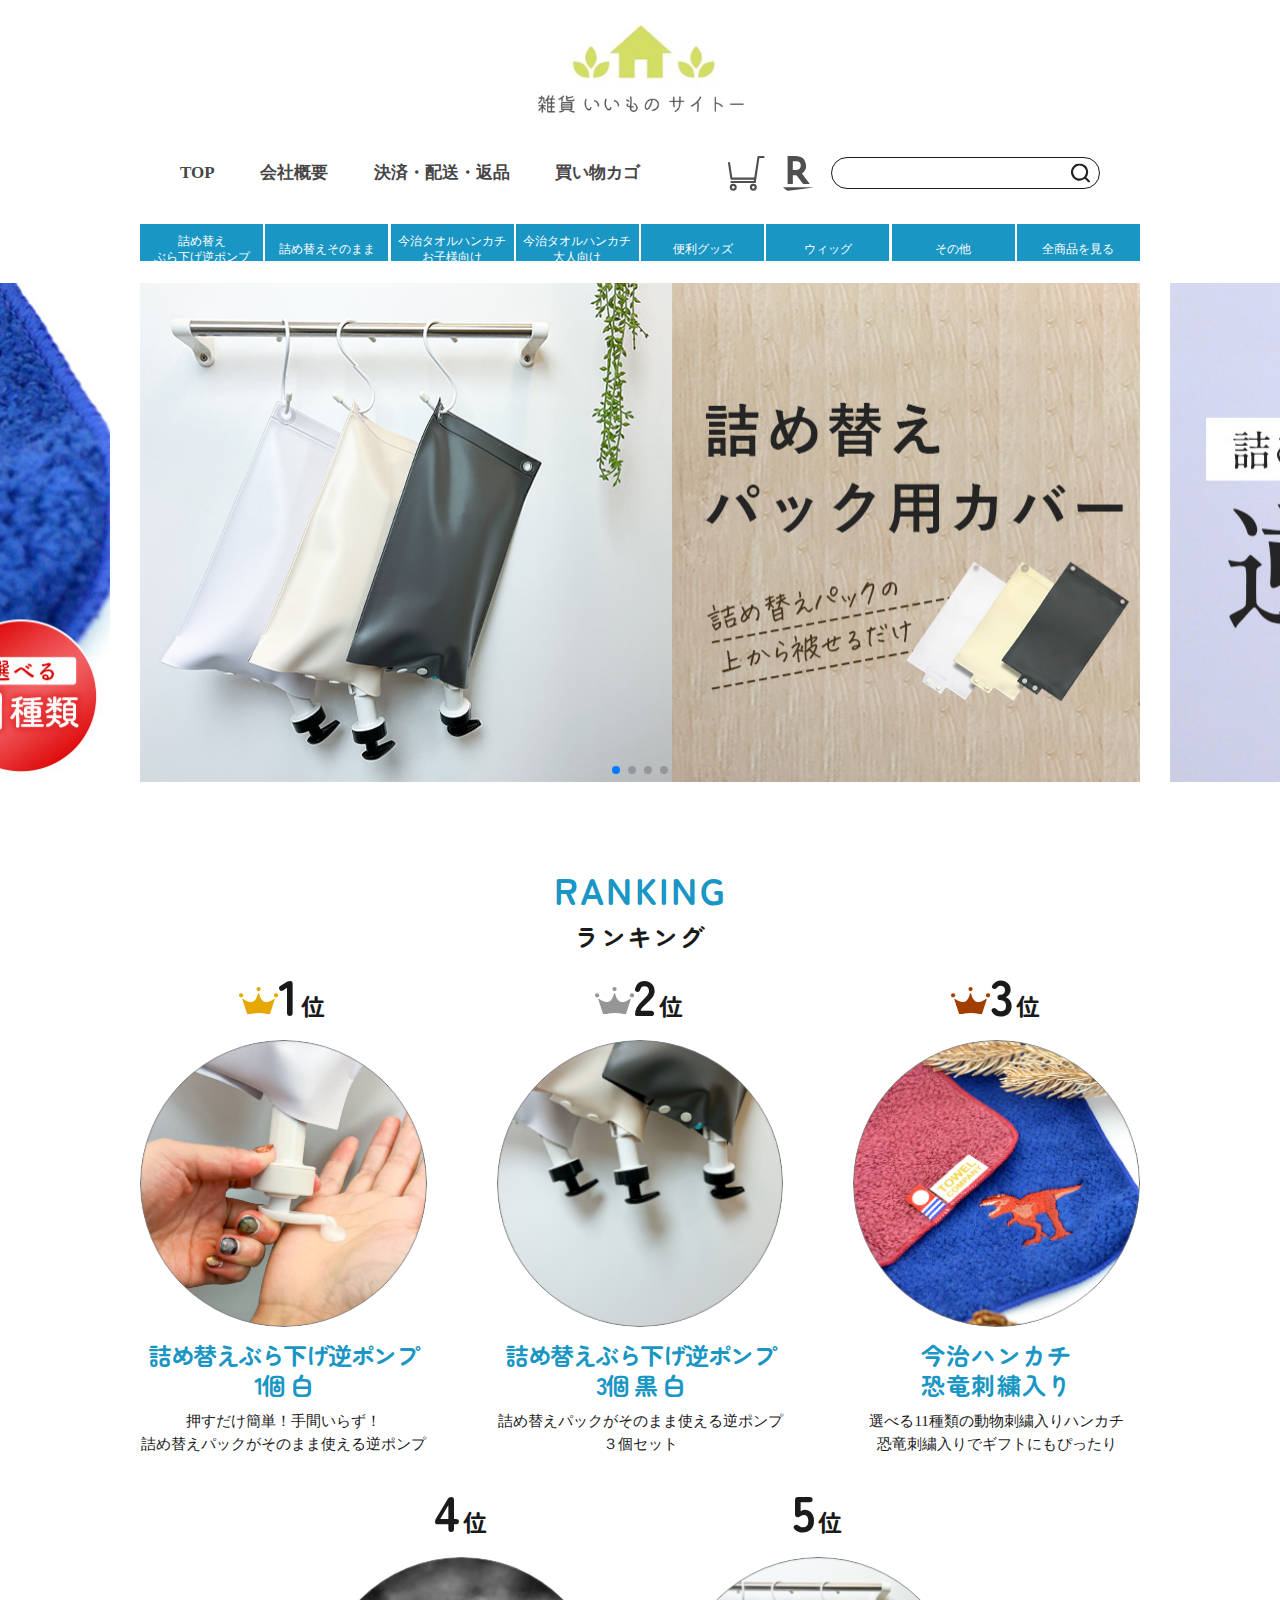
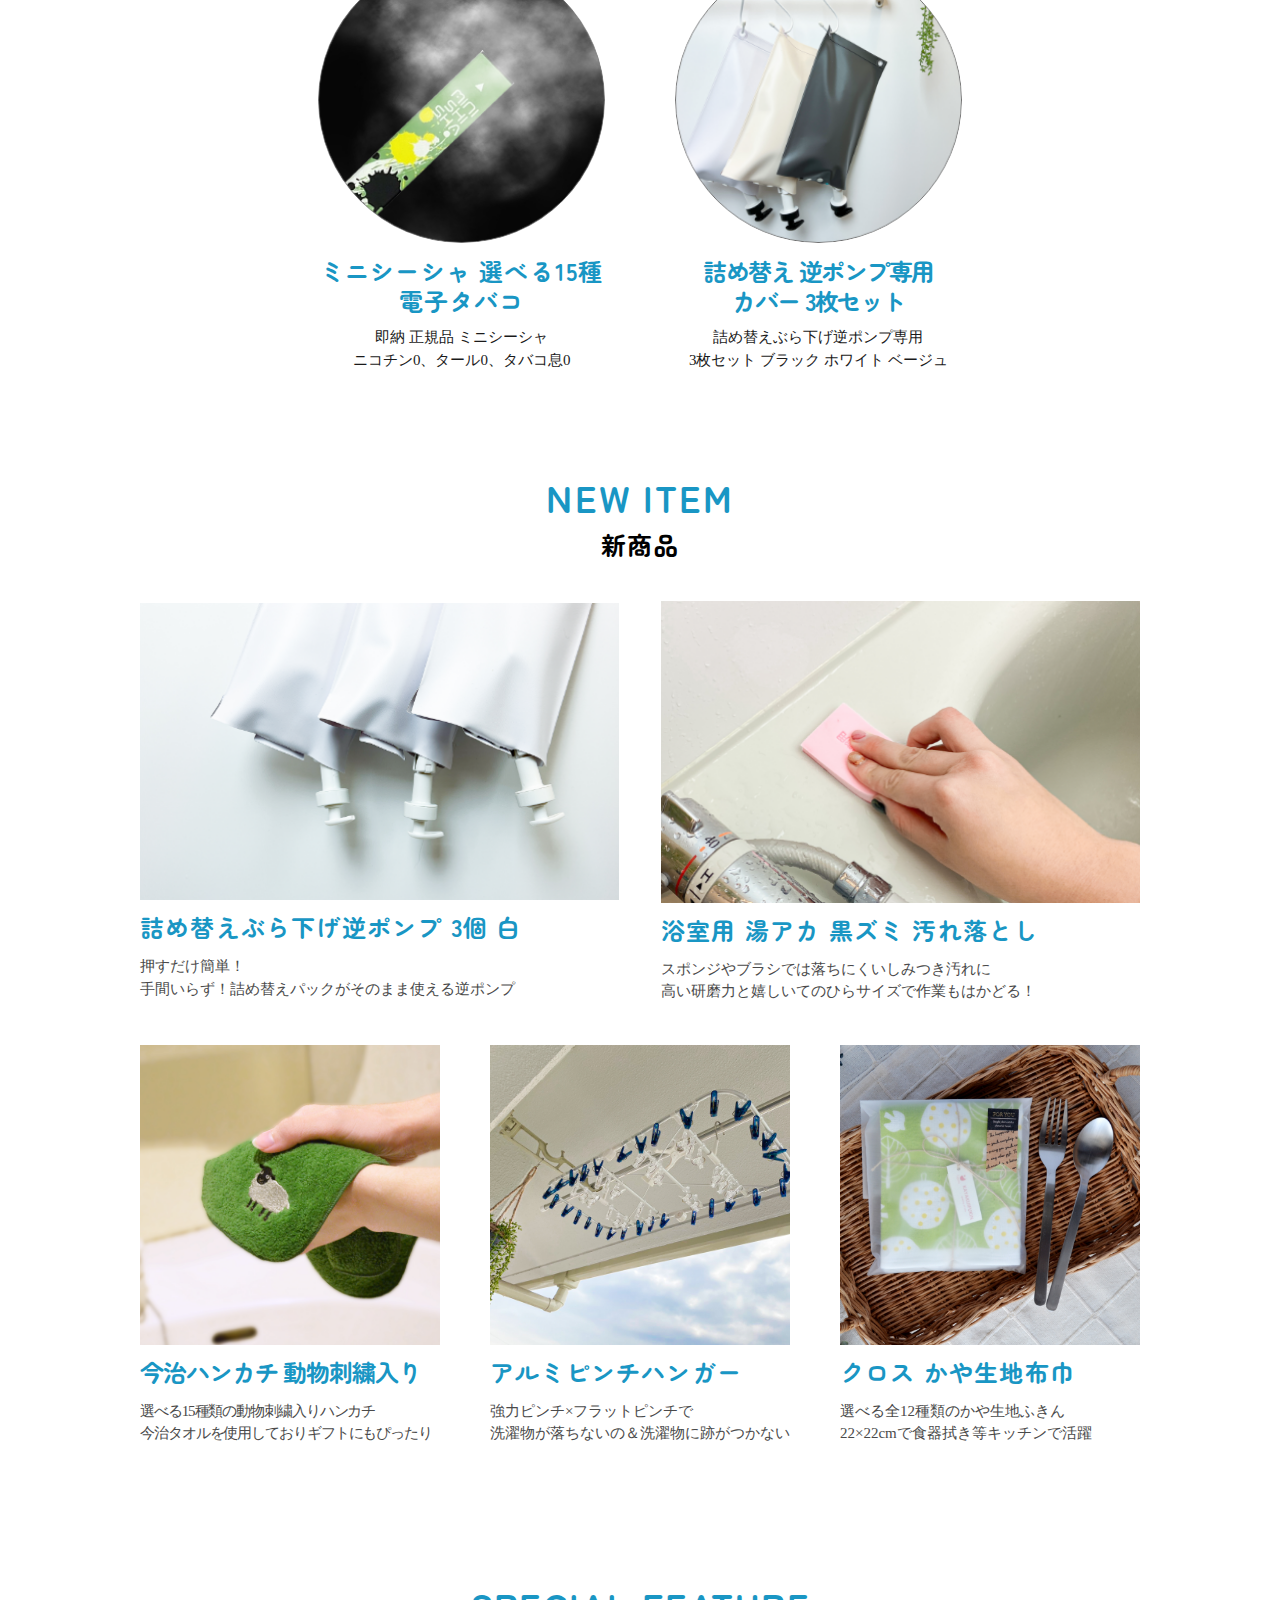
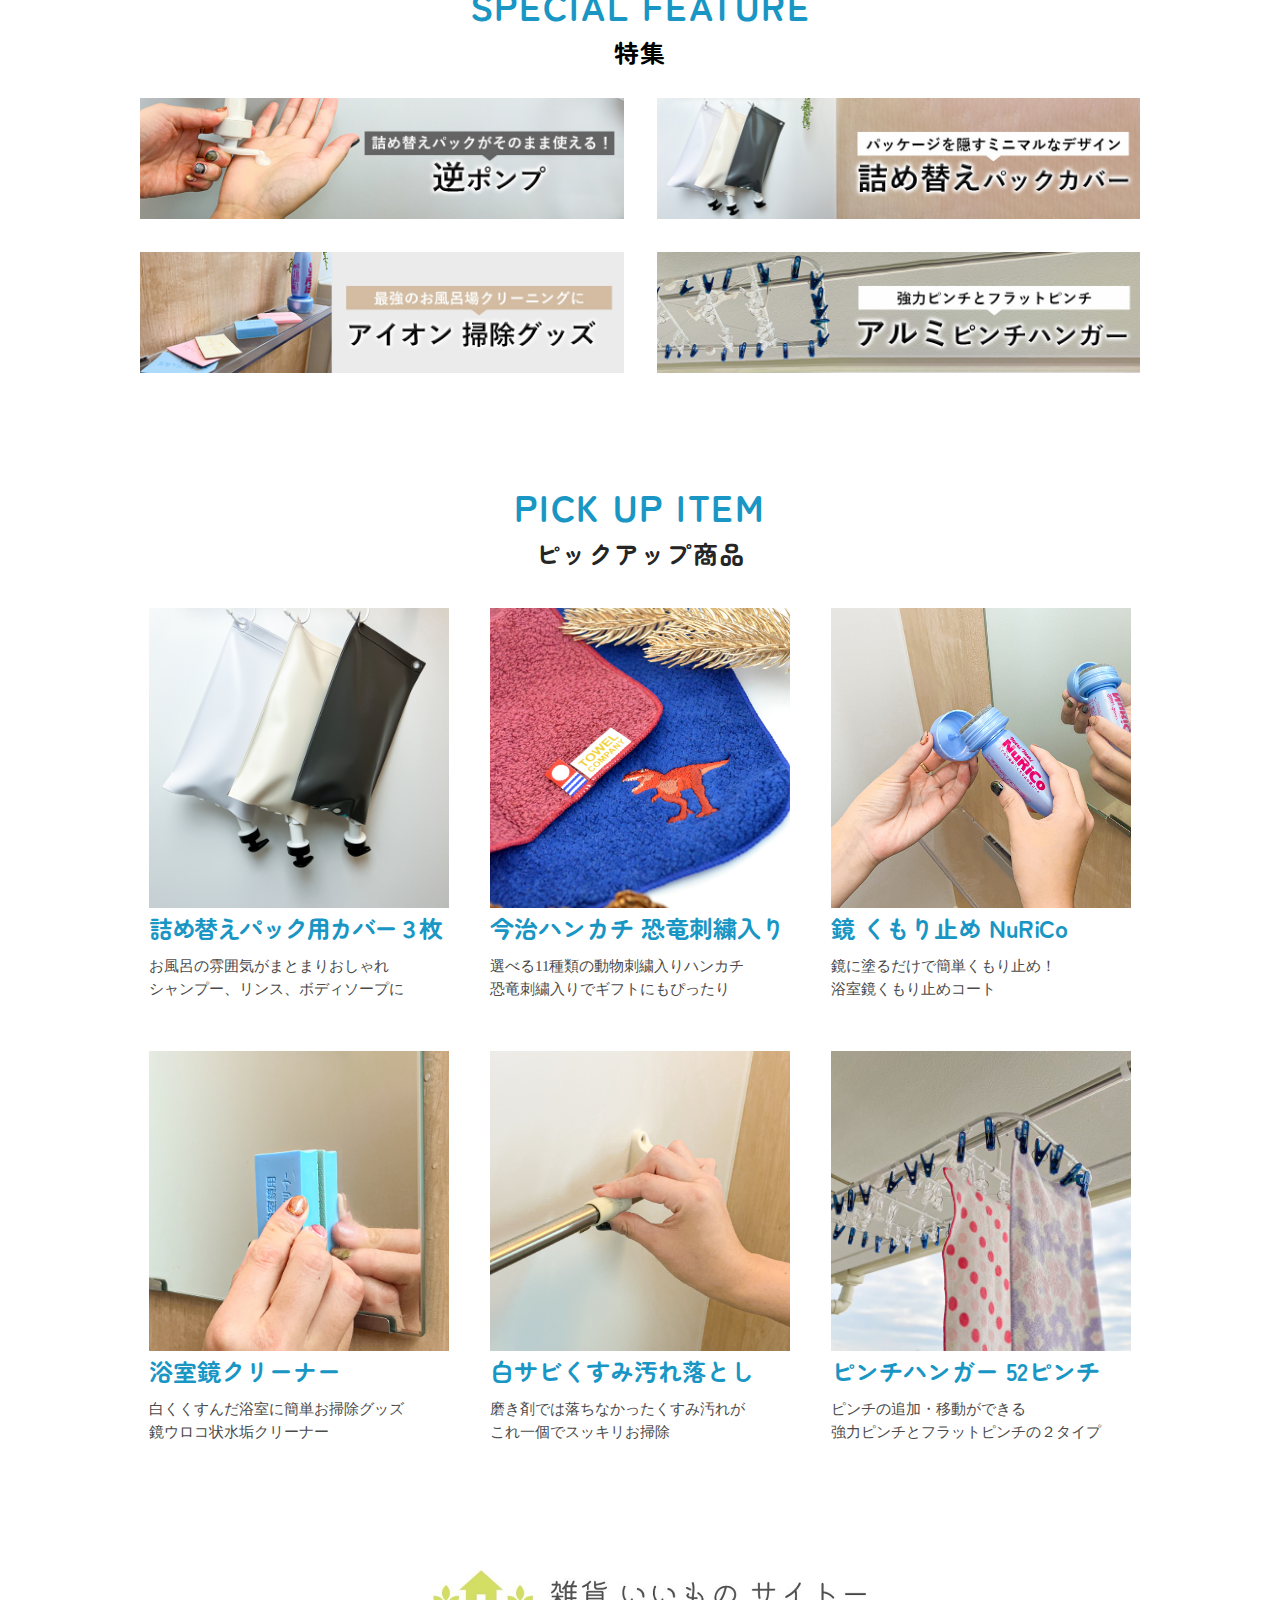
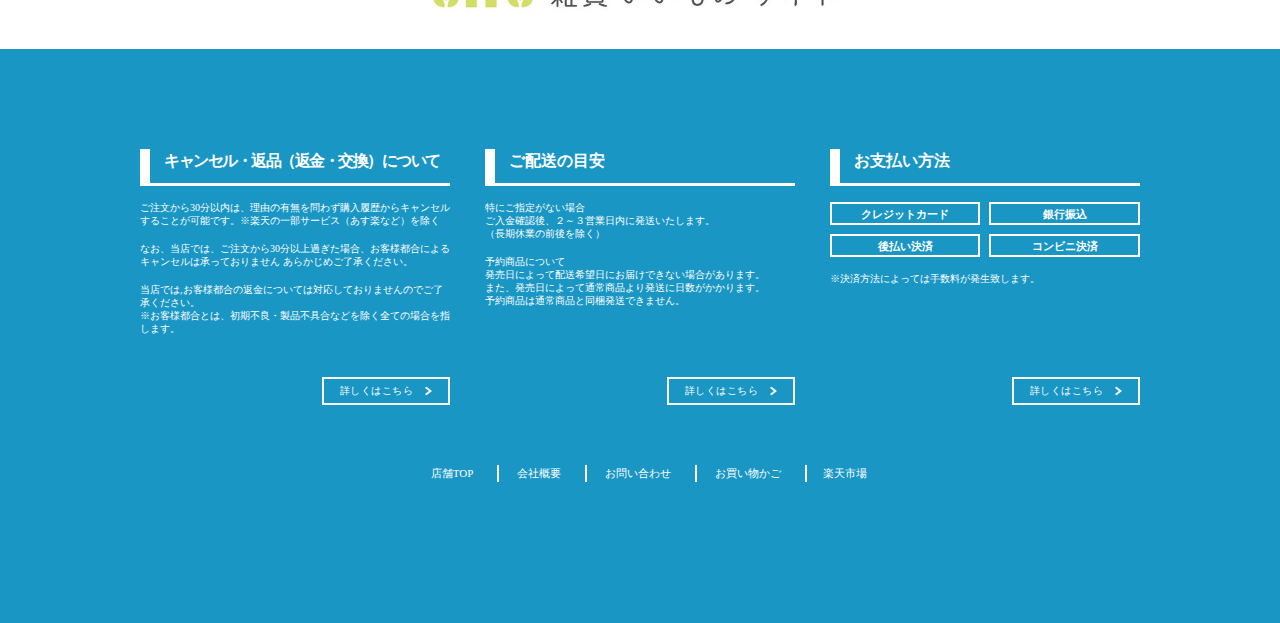
<file: index.html>
<!DOCTYPE html>
<html lang="en">

<head>
    <meta charset="UTF-8">
    <meta http-equiv="X-UA-Compatible" content="IE=edge">
    <meta name="viewport" content="width=device-width, initial-scale=1.0">
    <title>雑貨いいものサイトー</title>
    <style>
        @font-face {
            font-family: myFirstFont;
            src: url(./assets/fonts/ZenMaruGothic-Bold.ttf);
        }
        
        html,
        body {
            position: relative;
            height: 100%;
        }
        
        .swiper {
            width: 100%;
            height: 100%;
        }
        
        .swiper-slide {
            text-align: center;
            font-size: 18px;
            background: #fff;
            display: flex;
            justify-content: center;
            align-items: center;
        }
        
        .swiper-slide img {
            display: block;
            width: 100%;
            height: 100%;
            object-fit: cover;
        }
        
        .swiper {
            overflow: initial!important;
        }
    </style>
    <link rel="stylesheet" href="https://cdn.jsdelivr.net/npm/swiper@9/swiper-bundle.min.css" />
    <link rel="stylesheet" href="./assets/css/style.css?20230302_001 ">
</head>

<body>
    <iframe src="./header.html" frameborder="0" width="100%" height="29%"></iframe>
    <main class="p-main ">
        <section class="p-main__fv ">
            <div class="p-container ">
                <div class="swiper mySwiper ">
                    <div class="swiper-wrapper ">
                        <div class="swiper-slide ">
                            <a href="https://item.rakuten.co.jp/sankishoji/refillpackcover_01/ " class="p-main__fv-top-img ">
                                <img class="p-main__fv-page " src="./assets/img/top__01.jpg " alt="top__page ">
                            </a>
                        </div>
                        <div class="swiper-slide ">
                            <a href="https://search.rakuten.co.jp/search/mall/%E9%80%86%E3%83%9D%E3%83%B3%E3%83%97/?sid=396395 " class="p-main__fv-top-img ">
                                <img class="p-main__fv-page " src="./assets/img/top__02.jpg " alt="top__page ">
                            </a>
                        </div>
                        <div class="swiper-slide ">
                            <a href="https://search.rakuten.co.jp/search/mall/%E9%80%86%E3%83%9D%E3%83%B3%E3%83%97/?sid=396395 " class="p-main__fv-top-img ">
                                <img class="p-main__fv-page " src="./assets/img/top__03.jpg " alt="top__page ">
                            </a>
                        </div>
                        <div class="swiper-slide ">
                            <a href="https://item.rakuten.co.jp/sankishoji/kyoryu/ " class="p-main__fv-top-img ">
                                <img class="p-main__fv-page " src="./assets/img/top__04.jpg " alt="top__page ">
                            </a>
                        </div>
                    </div>
                    <div class="swiper-pagination "></div>
                </div>
            </div>
        </section>
        <section class="p-main__ranking ">
            <div class="p-container ">
                <h1 class="p-main__ranking-ttl ">RANKING</h1>
                <p class="p-main__ranking-subttl ">ランキング</p>
                <div class="p-main__ranking-wrap ">
                    <div class="p-main__ranking-wrap__inner ">
                        <div class="p-main__ranking-wrap__inner-intro ">
                            <div class="p-main__ranking-wrap__inner-intro-tl ">
                                <figure>
                                    <svg id="Group_43 " data-name="Group 43 " xmlns="http://www.w3.org/2000/svg " xmlns:xlink="http://www.w3.org/1999/xlink " width="39.087 " height="27.392 " viewBox="0 0 39.087 27.392 ">
                                        <defs>
                                          <clipPath id="clip-path ">
                                            <rect id="Rectangle_115 " data-name="Rectangle 115 " width="39.087 " height="27.393 " fill="#e6a800 "/>
                                          </clipPath>
                                        </defs>
                                        <g id="Group_42 " data-name="Group 42 " clip-path="url(#clip-path) ">
                                          <path id="Path_324 " data-name="Path 324 " d="M101.2,4.216A2.108,2.108,0,1,0,99.1,2.108,2.108,2.108,0,0,0,101.2,4.216 " transform="translate(-81.661 0) " fill="#e6a800 "/>
                                          <path id="Path_325 " data-name="Path 325 " d="M200.3,39.484a2.108,2.108,0,1,0-2.108-2.108,2.108,2.108,0,0,0,2.108,2.108 " transform="translate(-163.322 -29.063) " fill="#e6a800 "/>
                                          <path id="Path_326 " data-name="Path 326 " d="M2.108,39.484A2.108,2.108,0,1,0,0,37.376a2.108,2.108,0,0,0,2.108,2.108 " transform="translate(0 -29.063) " fill="#e6a800 "/>
                                          <path id="Path_327 " data-name="Path 327 " d="M18.889,41.281l4.785,14.631a.512.512,0,0,0,.58.256l.059-.015c.2-.061.528-.138.96-.223l.12-.023.255-.048c.176-.033.364-.066.563-.1l.306-.051c.522-.086,1.105-.173,1.724-.257q.372-.051.759-.1a50.254,50.254,0,0,1,5.834-.436,1.544,1.544,0,0,0,.247-.021,1.544,1.544,0,0,0,.247.021,55.657,55.657,0,0,1,10.52,1.238l.049.013a.513.513,0,0,0,.589-.255l4.785-14.631a.3.3,0,0,0,.021-.242.425.425,0,0,0-.069-.128A.635.635,0,0,0,51,40.738a.55.55,0,0,0-.55,0l-.15.1-.019.013-.159.106h0l-.156.1-.027.018-.163.108-.012.008-.156.1-.03.019-.17.109-.021.014-.159.1-.029.018-.178.111L49,41.688l-.165.1-.027.016-.185.111-.033.02-.174.1-.022.013-.192.111-.036.02-.186.1-.013.007-.2.109-.039.021q-.2.109-.409.214l-.041.021q-.207.1-.419.2l-.041.019-.214.1-.008,0-.208.091-.041.018-.216.091-.02.008-.2.08-.04.015-.219.082-.029.01-.2.07-.036.012-.221.071-.036.011-.2.06-.033.01-.222.06-.041.01-.2.049-.026.006q-.112.025-.224.047l-.044.008-.212.038-.016,0q-.112.018-.225.033l-.046.006c-.075.01-.149.018-.224.025a5.689,5.689,0,0,1-2.42-.257c-3.266-1.127-4.766-5.842-5.355-8.3,0-.009-.007-.016-.01-.024a.583.583,0,0,0-1.093,0c0,.008-.007.015-.01.024-.59,2.462-2.089,7.177-5.355,8.3-3.337,1.152-7.258-1.426-9.464-2.9-.373-.25-1.012.17-.815.54
                                                    " transform="translate(-15.535 -28.79) " fill="#e6a800 "/>
                                        </g>
                                    </svg>
                                </figure>
                                <h4 class="p-main__ranking-wrap__inner-intro-ttl ">1<span>位</span></h4>
                            </div>
                            <a href="https://item.rakuten.co.jp/sankishoji/pump-1w/ " class="p-main__ranking-wrap__inner-intro-img ">
                                <img src="./assets/img/__inner01.png " alt=" " class="p-main__ranking-fv__inner01-intro_01 ">
                            </a>
                            <h4 class="p-main__ranking-wrap__inner-intro-subttl letter_spacing ">詰め替えぶら下げ逆ポンプ<br>1個 白</h4>
                            <p class="p-main__ranking-wrap__inner-intro-p ">押すだけ簡単！手間いらず！<br>詰め替えパックがそのまま使える逆ポンプ</p>
                        </div>
                        <div class="p-main__ranking-wrap__inner-intro ">
                            <div class="p-main__ranking-wrap__inner-intro-tl ">
                                <figure>
                                    <svg id="Group_44 " data-name="Group 44 " xmlns="http://www.w3.org/2000/svg " xmlns:xlink="http://www.w3.org/1999/xlink " width="39.087 " height="27.392 " viewBox="0 0 39.087 27.392 ">
                                        <defs>
                                          <clipPath id="clip-path ">
                                            <rect id="Rectangle_115 " data-name="Rectangle 115 " width="39.087 " height="27.393 " fill="#969696 "/>
                                          </clipPath>
                                        </defs>
                                        <g id="Group_42 " data-name="Group 42 " clip-path="url(#clip-path) ">
                                          <path id="Path_324 " data-name="Path 324 " d="M101.2,4.216A2.108,2.108,0,1,0,99.1,2.108,2.108,2.108,0,0,0,101.2,4.216 " transform="translate(-81.661 0) " fill="#969696 "/>
                                          <path id="Path_325 " data-name="Path 325 " d="M200.3,39.484a2.108,2.108,0,1,0-2.108-2.108,2.108,2.108,0,0,0,2.108,2.108 " transform="translate(-163.322 -29.063) " fill="#969696 "/>
                                          <path id="Path_326 " data-name="Path 326 " d="M2.108,39.484A2.108,2.108,0,1,0,0,37.376a2.108,2.108,0,0,0,2.108,2.108 " transform="translate(0 -29.063) " fill="#969696 "/>
                                          <path id="Path_327 " data-name="Path 327 " d="M18.889,41.281l4.785,14.631a.512.512,0,0,0,.58.256l.059-.015c.2-.061.528-.138.96-.223l.12-.023.255-.048c.176-.033.364-.066.563-.1l.306-.051c.522-.086,1.105-.173,1.724-.257q.372-.051.759-.1a50.254,50.254,0,0,1,5.834-.436,1.544,1.544,0,0,0,.247-.021,1.544,1.544,0,0,0,.247.021,55.657,55.657,0,0,1,10.52,1.238l.049.013a.513.513,0,0,0,.589-.255l4.785-14.631a.3.3,0,0,0,.021-.242.425.425,0,0,0-.069-.128A.635.635,0,0,0,51,40.738a.55.55,0,0,0-.55,0l-.15.1-.019.013-.159.106h0l-.156.1-.027.018-.163.108-.012.008-.156.1-.03.019-.17.109-.021.014-.159.1-.029.018-.178.111L49,41.688l-.165.1-.027.016-.185.111-.033.02-.174.1-.022.013-.192.111-.036.02-.186.1-.013.007-.2.109-.039.021q-.2.109-.409.214l-.041.021q-.207.1-.419.2l-.041.019-.214.1-.008,0-.208.091-.041.018-.216.091-.02.008-.2.08-.04.015-.219.082-.029.01-.2.07-.036.012-.221.071-.036.011-.2.06-.033.01-.222.06-.041.01-.2.049-.026.006q-.112.025-.224.047l-.044.008-.212.038-.016,0q-.112.018-.225.033l-.046.006c-.075.01-.149.018-.224.025a5.689,5.689,0,0,1-2.42-.257c-3.266-1.127-4.766-5.842-5.355-8.3,0-.009-.007-.016-.01-.024a.583.583,0,0,0-1.093,0c0,.008-.007.015-.01.024-.59,2.462-2.089,7.177-5.355,8.3-3.337,1.152-7.258-1.426-9.464-2.9-.373-.25-1.012.17-.815.54
                                                    " transform="translate(-15.535 -28.79) " fill="#969696 "/>
                                        </g>
                                      </svg>
                                </figure>
                                <h4 class="p-main__ranking-wrap__inner-intro-ttl ">2<span>位</span></h4>
                            </div>
                            <a href="https://item.rakuten.co.jp/sankishoji/pump-3b/ " class="p-main__ranking-wrap__inner-intro-img ">
                                <img src="./assets/img/__inner02.png " alt=" " class="p-main__ranking-fv__inner01-intro_01 ">
                            </a>
                            <h4 class="p-main__ranking-wrap__inner-intro-subttl letter_spacing ">詰め替えぶら下げ逆ポンプ<br>3個 黒 白</h4>
                            <p class="p-main__ranking-wrap__inner-intro-p ">詰め替えパックがそのまま使える逆ポンプ３個セット</p>
                        </div>
                        <div class="p-main__ranking-wrap__inner-intro ">
                            <div class="p-main__ranking-wrap__inner-intro-tl ">
                                <figure>
                                    <svg id="Group_45 " data-name="Group 45 " xmlns="http://www.w3.org/2000/svg " xmlns:xlink="http://www.w3.org/1999/xlink " width="39.087 " height="27.392 " viewBox="0 0 39.087 27.392 ">
                                        <defs>
                                          <clipPath id="clip-path ">
                                            <rect id="Rectangle_115 " data-name="Rectangle 115 " width="39.087 " height="27.393 " fill="#a23e00 "/>
                                          </clipPath>
                                        </defs>
                                        <g id="Group_42 " data-name="Group 42 " clip-path="url(#clip-path) ">
                                          <path id="Path_324 " data-name="Path 324 " d="M101.2,4.216A2.108,2.108,0,1,0,99.1,2.108,2.108,2.108,0,0,0,101.2,4.216 " transform="translate(-81.661 0) " fill="#a23e00 "/>
                                          <path id="Path_325 " data-name="Path 325 " d="M200.3,39.484a2.108,2.108,0,1,0-2.108-2.108,2.108,2.108,0,0,0,2.108,2.108 " transform="translate(-163.322 -29.063) " fill="#a23e00 "/>
                                          <path id="Path_326 " data-name="Path 326 " d="M2.108,39.484A2.108,2.108,0,1,0,0,37.376a2.108,2.108,0,0,0,2.108,2.108 " transform="translate(0 -29.063) " fill="#a23e00 "/>
                                          <path id="Path_327 " data-name="Path 327 " d="M18.889,41.281l4.785,14.631a.512.512,0,0,0,.58.256l.059-.015c.2-.061.528-.138.96-.223l.12-.023.255-.048c.176-.033.364-.066.563-.1l.306-.051c.522-.086,1.105-.173,1.724-.257q.372-.051.759-.1a50.254,50.254,0,0,1,5.834-.436,1.544,1.544,0,0,0,.247-.021,1.544,1.544,0,0,0,.247.021,55.657,55.657,0,0,1,10.52,1.238l.049.013a.513.513,0,0,0,.589-.255l4.785-14.631a.3.3,0,0,0,.021-.242.425.425,0,0,0-.069-.128A.635.635,0,0,0,51,40.738a.55.55,0,0,0-.55,0l-.15.1-.019.013-.159.106h0l-.156.1-.027.018-.163.108-.012.008-.156.1-.03.019-.17.109-.021.014-.159.1-.029.018-.178.111L49,41.688l-.165.1-.027.016-.185.111-.033.02-.174.1-.022.013-.192.111-.036.02-.186.1-.013.007-.2.109-.039.021q-.2.109-.409.214l-.041.021q-.207.1-.419.2l-.041.019-.214.1-.008,0-.208.091-.041.018-.216.091-.02.008-.2.08-.04.015-.219.082-.029.01-.2.07-.036.012-.221.071-.036.011-.2.06-.033.01-.222.06-.041.01-.2.049-.026.006q-.112.025-.224.047l-.044.008-.212.038-.016,0q-.112.018-.225.033l-.046.006c-.075.01-.149.018-.224.025a5.689,5.689,0,0,1-2.42-.257c-3.266-1.127-4.766-5.842-5.355-8.3,0-.009-.007-.016-.01-.024a.583.583,0,0,0-1.093,0c0,.008-.007.015-.01.024-.59,2.462-2.089,7.177-5.355,8.3-3.337,1.152-7.258-1.426-9.464-2.9-.373-.25-1.012.17-.815.54
                                                    " transform="translate(-15.535 -28.79) " fill="#a23e00 "/>
                                        </g>
                                    </svg>
                                </figure>
                                <h4 class="p-main__ranking-wrap__inner-intro-ttl ">3<span>位</span></h4>
                            </div>
                            <a href="https://item.rakuten.co.jp/sankishoji/kyoryu/ " class="p-main__ranking-wrap__inner-intro-img ">
                                <img src="./assets/img/__inner03.png " alt=" " class="p-main__ranking-fv__inner01-intro_01 ">
                            </a>
                            <h4 class="p-main__ranking-wrap__inner-intro-subttl ">今治ハンカチ<br>恐竜刺繍入り</h4>
                            <p class="p-main__ranking-wrap__inner-intro-p ">選べる11種類の動物刺繍入りハンカチ<br>恐竜刺繍入りでギフトにもぴったり</p>
                        </div>
                        <div class="p-main__ranking-wrap__inner-intro ">
                            <div class="p-main__ranking-wrap__inner-intro-tl ">
                                <h4 class="p-main__ranking-wrap__inner-intro-ttl ">4<span>位</span></h4>
                            </div>
                            <a href="https://item.rakuten.co.jp/sankishoji/minishisha/ " class="p-main__ranking-wrap__inner-intro-img ">
                                <img src="./assets/img/__innner04.png " alt=" " class="p-main__ranking-fv__inner01-intro_01 ">
                            </a>
                            <h4 class="p-main__ranking-wrap__inner-intro-subttl ">ミニシーシャ 選べる15種電子タバコ </h4>
                            <p class="p-main__ranking-wrap__inner-intro-p ">即納 正規品 ミニシーシャ<br>ニコチン0、タール0、タバコ息0</p>
                        </div>
                        <div class="p-main__ranking-wrap__inner-intro ">
                            <div class="p-main__ranking-wrap__inner-intro-tl ">
                                <h4 class="p-main__ranking-wrap__inner-intro-ttl ">5<span>位</span></h4>
                            </div>
                            <a href="https://item.rakuten.co.jp/sankishoji/refillpackcover_01/ " class="p-main__ranking-wrap__inner-intro-img ">
                                <img src="./assets/img/__inner05.png " alt=" " class="p-main__ranking-fv__inner01-intro_01 ">
                            </a>
                            <h4 class="p-main__ranking-wrap__inner-intro-subttl letter_spacing ">詰め替え 逆ポンプ専用<br>カバー 3枚セット </h4>
                            <p class="p-main__ranking-wrap__inner-intro-p ">詰め替えぶら下げ逆ポンプ専用<br>3枚セット ブラック ホワイト ベージュ </p>
                        </div>
                    </div>
                </div>
            </div>
        </section>
        <section class="p-main_newitem ">
            <div class="p-container ">
                <h1 class="p-main_newitem-ttl ">NEW ITEM</h1>
                <p class="p-main_newitem-subttl ">新商品</p>
                <div class="p-main_newitem-wrap ">
                    <div class="p-main_newitem-wrap__inner ">
                        <div class="p-main_newitem-wrap__inner-intro ">
                            <a href="https://item.rakuten.co.jp/sankishoji/pump-3b/ " class="p-main_newitem-wrap__inner-intro-img ">
                                <img src="./assets/img/__inner06.png " alt=" ">
                            </a>
                            <h4 class="p-main_newitem-wrap__inner-intro-ttl ">詰め替えぶら下げ逆ポンプ 3個 白</h4>
                            <p class="p-main_newitem-wrap__inner-intro-subttl ">押すだけ簡単！<br>手間いらず！詰め替えパックがそのまま使える逆ポンプ</p>
                        </div>
                        <div class="p-main_newitem-wrap__inner-intro ">
                            <a href="https://item.rakuten.co.jp/sankishoji/793p/ " class="p-main_newitem-wrap__inner-intro-img ">
                                <img src="./assets/img/__inner07.png " alt=" ">
                            </a>
                            <h4 class="p-main_newitem-wrap__inner-intro-ttl ">浴室用 湯アカ 黒ズミ 汚れ落とし</h4>
                            <p class="p-main_newitem-wrap__inner-intro-subttl ">スポンジやブラシでは落ちにくいしみつき汚れに<br>高い研磨力と嬉しいてのひらサイズで作業もはかどる！</p>
                        </div>
                    </div>
                    <div class="p-main_newitem-wrap__outer ">
                        <div class="p-main_newitem-wrap__outer-intro ">
                            <a href="https://item.rakuten.co.jp/sankishoji/ani/ " class="p-main_newitem-wrap__outer-intro-img ">
                                <img src="./assets/img/__inner08.png " alt=" ">
                            </a>
                            <h4 class="p-main_newitem-wrap__outer-intro-ttl letter_spacing ">今治ハンカチ 動物刺繍入り</h4>
                            <p class="p-main_newitem-wrap__outer-intro-subttl letter_spacing ">選べる15種類の動物刺繍入りハンカチ<br>今治タオルを使用しておりギフトにもぴったり</p>
                        </div>
                        <div class="p-main_newitem-wrap__outer-intro ">
                            <a href="https://item.rakuten.co.jp/sankishoji/pinchhanger/ " class="p-main_newitem-wrap__outer-intro-img ">
                                <img src="./assets/img/__inner09.png " alt=" ">
                            </a>
                            <h4 class="p-main_newitem-wrap__outer-intro-ttl ">アルミピンチハンガー</h4>
                            <p class="p-main_newitem-wrap__outer-intro-subttl ">強力ピンチ×フラットピンチで <br>洗濯物が落ちないの＆洗濯物に跡がつかない
                            </p>
                        </div>
                        <div class="p-main_newitem-wrap__outer-intro ">
                            <a href="https://item.rakuten.co.jp/sankishoji/kaya-fukin/ " class="p-main_newitem-wrap__outer-intro-img ">
                                <img src="./assets/img/__inner10.png " alt=" ">
                            </a>
                            <h4 class="p-main_newitem-wrap__outer-intro-ttl ">クロス かや生地布巾</h4>
                            <p class="p-main_newitem-wrap__outer-intro-subttl ">選べる全12種類のかや生地ふきん<br>22×22cmで食器拭き等キッチンで活躍</p>
                        </div>
                    </div>
                </div>
            </div>
        </section>
        <section class="p-main-feature ">
            <div class="p-container ">
                <h1 class="p-main-feature-ttl ">SPECIAL FEATURE</h1>
                <p class="p-main-feature-subttl ">特集</p>
                <div class="p-main-feature__wrap ">
                    <a href="https://search.rakuten.co.jp/search/mall/%E9%80%86%E3%83%9D%E3%83%B3%E3%83%97/?sid=396395 " class="p-main-feature__wrap-inner ">
                        <img src="./assets/img/feature__01.jpg " alt=" " class="p-main-feature__wrap-inner-img ">
                    </a>
                    <a href="https://item.rakuten.co.jp/sankishoji/refillpackcover_01/ " class="p-main-feature__wrap-inner ">
                        <img src="./assets/img/feature__02.jpg " alt=" " class="p-main-feature__wrap-inner-img ">
                    </a>
                    <a href="https://search.rakuten.co.jp/search/mall/%E6%8E%83%E9%99%A4/?sid=396395 " class="p-main-feature__wrap-inner ">
                        <img src="./assets/img/feature__03.jpg " alt=" " class="p-main-feature__wrap-inner-img ">
                    </a>
                    <a href="https://item.rakuten.co.jp/sankishoji/pinchhanger/ " class="p-main-feature__wrap-inner ">
                        <img src="./assets/img/feature__04.jpg " alt=" " class="p-main-feature__wrap-inner-img ">
                    </a>
                </div>
            </div>
        </section>
        <section class="p-main-pickitem ">
            <div class="p-container ">
                <h1 class="p-main-pickitem-ttl ">PICK UP ITEM</h1>
                <p class="p-main-pickitem-subttl ">ピックアップ商品</p>
                <div class="p-main-pickitem-wrap ">
                    <div class="p-main-pickitem-wrap__inner-intro ">
                        <a href="https://item.rakuten.co.jp/sankishoji/refillpackcover_01/ " class="p-main-pickitem-wrap__inner-intro__a ">
                            <img src="./assets//img//pick__01.png " alt=" " class="p-main-pickitem-wrap__inner-intro__a-img ">
                        </a>
                        <h4 class="p-main-pickitem-wrap__inner-intro__ttl letter_spacing ">詰め替えパック用カバー３枚</h4>
                        <p class="p-main-pickitem-wrap__inner-intro__subttl ">お風呂の雰囲気がまとまりおしゃれ<br> シャンプー、リンス、ボディソープに</p>
                    </div>
                    <div class="p-main-pickitem-wrap__inner-intro ">
                        <a href="https://item.rakuten.co.jp/sankishoji/kyoryu/ " class="p-main-pickitem-wrap__inner-intro__a ">
                            <img src="./assets//img//pick__02.png " alt=" " class="p-main-pickitem-wrap__inner-intro__a-img ">
                        </a>
                        <h4 class="p-main-pickitem-wrap__inner-intro__ttl ">今治ハンカチ 恐竜刺繍入り</h4>
                        <p class="p-main-pickitem-wrap__inner-intro__subttl ">選べる11種類の動物刺繍入りハンカチ<br>恐竜刺繍入りでギフトにもぴったり</p>
                    </div>
                    <div class="p-main-pickitem-wrap__inner-intro ">
                        <a href="https://item.rakuten.co.jp/sankishoji/867b/ " class="p-main-pickitem-wrap__inner-intro__a ">
                            <img src="./assets//img//pick__03.png " alt=" " class="p-main-pickitem-wrap__inner-intro__a-img ">
                        </a>
                        <h4 class="p-main-pickitem-wrap__inner-intro__ttl ">鏡 くもり止め NuRiCo</h4>
                        <p class="p-main-pickitem-wrap__inner-intro__subttl ">鏡に塗るだけで簡単くもり止め！<br>浴室鏡くもり止めコート</p>
                    </div>
                    <div class="p-main-pickitem-wrap__inner-intro ">
                        <a href="https://item.rakuten.co.jp/sankishoji/845b/ " class="p-main-pickitem-wrap__inner-intro__a ">
                            <img src="./assets//img//pick__04.png " alt=" " class="p-main-pickitem-wrap__inner-intro__a-img ">
                        </a>
                        <h4 class="p-main-pickitem-wrap__inner-intro__ttl ">浴室鏡クリーナー</h4>
                        <p class="p-main-pickitem-wrap__inner-intro__subttl ">白くくすんだ浴室に簡単お掃除グッズ<br>鏡ウロコ状水垢クリーナー</p>
                    </div>
                    <div class="p-main-pickitem-wrap__inner-intro ">
                        <a href="https://item.rakuten.co.jp/sankishoji/794a/ " class="p-main-pickitem-wrap__inner-intro__a ">
                            <img src="./assets//img//pick__05.png " alt=" " class="p-main-pickitem-wrap__inner-intro__a-img ">
                        </a>
                        <h4 class="p-main-pickitem-wrap__inner-intro__ttl ">白サビくすみ汚れ落とし</h4>
                        <p class="p-main-pickitem-wrap__inner-intro__subttl ">磨き剤では落ちなかったくすみ汚れが <br>これ一個でスッキリお掃除</p>
                    </div>
                    <div class="p-main-pickitem-wrap__inner-intro ">
                        <a href="https://item.rakuten.co.jp/sankishoji/pinchhanger/ " class="p-main-pickitem-wrap__inner-intro__a ">
                            <img src="./assets//img//pick__06.png " alt=" " class="p-main-pickitem-wrap__inner-intro__a-img ">
                        </a>
                        <h4 class="p-main-pickitem-wrap__inner-intro__ttl ">ピンチハンガー 52ピンチ</h4>
                        <p class="p-main-pickitem-wrap__inner-intro__subttl ">ピンチの追加・移動ができる<br>強力ピンチとフラットピンチの２タイプ</p>
                    </div>
                </div>
                <a href=" " class="p-main-pickitem__back ">
                    <img src="./assets/img/pick__07.png " alt=" " class="p-main-pickitem__back-img ">
                </a>
            </div>
        </section>
        <section class="p-main-footer ">
            <div class="p-container ">
                <div class="p-main-footer__inner ">
                    <div class="p-main-footer__inner-text ">
                        <h4 class="p-main-footer__inner-text__ttl letter_spacing ">キャンセル・返品（返金・交換）について</h4>
                        <p class="p-main-footer__inner-text__subttl ">
                            ご注文から30分以内は、理由の有無を問わず購入履歴からキャンセルすることが可能です。※楽天の一部サービス（あす楽など）を除く
                        </p>
                        <p class="p-main-footer__inner-text__subttl ">
                            なお、当店では、ご注文から30分以上過ぎた場合、お客様都合によるキャンセルは承っておりません あらかじめご了承ください。
                        </p>
                        <p class="p-main-footer__inner-text__subttl ">
                            当店では,お客様都合の返金については対応しておりませんのでご了承ください。<br> ※お客様都合とは、初期不良・製品不具合などを除く全ての場合を指します。
                        </p>
                    </div>
                    <div class="p-main-footer__inner-text ">
                        <h4 class="p-main-footer__inner-text__ttl ">ご配送の目安</h4>
                        <p class="p-main-footer__inner-text__subttl ">
                            特にご指定がない場合<br> ご入金確認後、２～３営業日内に発送いたします。
                            <br> （長期休業の前後を除く）
                        </p>
                        <p class="p-main-footer__inner-text__subttl ">
                            予約商品について<br> 発売日によって配送希望日にお届けできない場合があります。
                            <br> また、発売日によって通常商品より発送に日数がかかります。
                            <br> 予約商品は通常商品と同梱発送できません。
                            <br>
                        </p>
                    </div>
                    <div class="p-main-footer__inner-text ">
                        <h4 class="p-main-footer__inner-text__ttl ">お支払い方法</h4>
                        <div class="p-main-footer__inner-text_btns ">
                            <a href=" " class="p-main-footer__inner-text_btn ">クレジットカード</a>
                            <a href=" " class="p-main-footer__inner-text_btn ">銀行振込</a>
                            <a href=" " class="p-main-footer__inner-text_btn ">後払い決済</a>
                            <a href=" " class="p-main-footer__inner-text_btn ">コンビニ決済</a>
                        </div>
                        <p class="p-main-footer__inner-text__subttl ">
                            ※決済方法によっては手数料が発生致します。
                        </p>
                    </div>
                </div>
                <div class="p-main-footer__btns ">
                    <div class="p-main-footer__btns_links ">
                        <a href="https://www.rakuten.co.jp/sankishoji/info2.html " class="p-main-footer__btns_link ">詳しくはこちら</a>
                        <div class="p-main-footer__btns__icon ">
                            <svg xmlns="http://www.w3.org/2000/svg " width="7.012 " height="9.012 " viewBox="0 0 7.012 9.012 ">
                                <path id="Path_328 " data-name="Path 328 " d="M-4232.319,4337.516l4.764,3.789-4.764,3.646 " transform="translate(4232.942 -4336.733) " fill="none " stroke="#f7f7f7 " stroke-width="2 "/>
                            </svg>
                        </div>
                    </div>
                    <div class="p-main-footer__btns_links ">
                        <a href="https://www.rakuten.co.jp/sankishoji/info2.html " class="p-main-footer__btns_link ">詳しくはこちら</a>
                        <div class="p-main-footer__btns__icon ">
                            <svg xmlns="http://www.w3.org/2000/svg " width="7.012 " height="9.012 " viewBox="0 0 7.012 9.012 ">
                                <path id="Path_328 " data-name="Path 328 " d="M-4232.319,4337.516l4.764,3.789-4.764,3.646 " transform="translate(4232.942 -4336.733) " fill="none " stroke="#f7f7f7 " stroke-width="2 "/>
                            </svg>
                        </div>
                    </div>
                    <div class="p-main-footer__btns_links ">
                        <a href="https://www.rakuten.co.jp/sankishoji/info2.html " class="p-main-footer__btns_link ">詳しくはこちら</a>
                        <div class="p-main-footer__btns__icon ">
                            <svg xmlns="http://www.w3.org/2000/svg " width="7.012 " height="9.012 " viewBox="0 0 7.012 9.012 ">
                                <path id="Path_328 " data-name="Path 328 " d="M-4232.319,4337.516l4.764,3.789-4.764,3.646 " transform="translate(4232.942 -4336.733) " fill="none " stroke="#f7f7f7 " stroke-width="2 "/>
                            </svg>
                        </div>
                    </div>
                </div>
                <div class="p-main-footer__intro ">
                    <p class="p-main-footer__intro__ttl ">店舗TOP</p>
                    <p class="p-main-footer__intro__ttl ">会社概要</p>
                    <p class="p-main-footer__intro__ttl ">お問い合わせ</p>
                    <p class="p-main-footer__intro__ttl ">お買い物かご</p>
                    <p class="p-main-footer__intro__ttl-active ">楽天市場</p>
                </div>
            </div>
        </section>
    </main>
    <script src="https://cdn.jsdelivr.net/npm/swiper@9/swiper-bundle.min.js "></script>
    <script>
        var swiper = new Swiper(".mySwiper ", {
            slidesPerView: 1.00001,
            spaceBetween: 30,
            loop: true,
            centeredSlides: true,
            // autoplay: {
            //     delay: 2500,
            //     disableOnInteraction: false,
            // },
            pagination: {
                el: ".swiper-pagination ",
                clickable: true,
            },
        });
    </script>
</body>

</html>
</file>
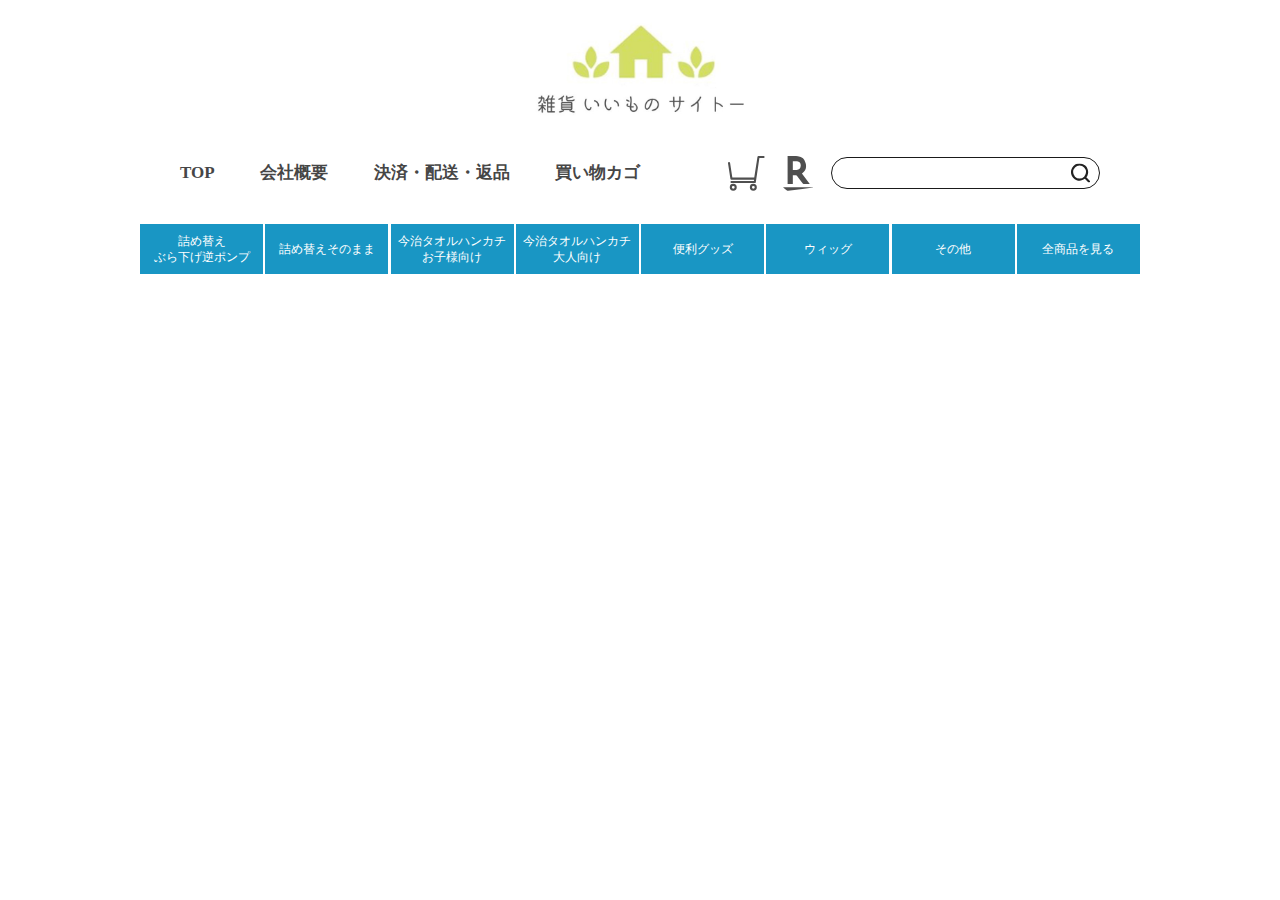
<file: header.html>
<!DOCTYPE html>
<html lang="en">

<head>
    <meta charset="UTF-8">
    <meta http-equiv="X-UA-Compatible" content="IE=edge">
    <meta name="viewport" content="width=device-width, initial-scale=1.0">
    <link rel="stylesheet" href="./assets/css/style.css">
    <title>Header</title>
    <style>
        .sticky {
            position: fixed;
            top: 0;
            width: 1000px;
            z-index: 9999;
        }
    </style>
</head>

<body>
    <header class="p-header">
        <div class="p-container ">
            <h1 class="p-header__logo ">
                <img src="./assets/img/logo.jpg " alt="logo ">
            </h1>
            <div class="p-header-wrap ">
                <ul class="p-header-wrap__links ">
                    <li class="p-header-wrap__link ">
                        <a href="https://www.rakuten.co.jp/sankishoji">TOP</a>
                    </li>
                    <li class="p-header-wrap__link ">
                        <a href="https://www.rakuten.co.jp/sankishoji/info.html">会社概要</a>
                    </li>
                    <li class="p-header-wrap__link ">
                        <a href="https://www.rakuten.co.jp/sankishoji/info2.html">決済・配送・返品</a>
                    </li>
                    <li class="p-header-wrap__link ">
                        <a href="https://basket.step.rakuten.co.jp/rms/mall/bs/cartempty/">買い物カゴ</a>
                    </li>
                </ul>
                <div class="p-header-wrap__functions ">
                    <a class="p-header-wrap__functions--link " href="https://basket.step.rakuten.co.jp/rms/mall/bs/cartempty/">
                        <svg xmlns="http://www.w3.org/2000/svg " xmlns:xlink="http://www.w3.org/1999/xlink " width="36.585 " height="34.856 " viewBox="0 0 36.585 34.856 ">
                            <defs>
                              <clipPath id="clip-path ">
                                <rect id="Rectangle_114 " data-name="Rectangle 114 " width="36.585 " height="34.856 " fill="#4f4f4f "/>
                              </clipPath>
                            </defs>
                            <g id="Group_41 " data-name="Group 41 " transform="translate(0 0) ">
                              <g id="Group_40 " data-name="Group 40 " transform="translate(0 0) " clip-path="url(#clip-path) ">
                                <path id="Path_323 " data-name="Path 323 " d="M5.267,27.874a3.491,3.491,0,1,0,3.491,3.491,3.5,3.5,0,0,0-3.491-3.491m0,4.879a1.387,1.387,0,1,1,1.387-1.387,1.389,1.389,0,0,1-1.387,1.387m20.084-4.879a3.491,3.491,0,1,0,3.491,3.491,3.5,3.5,0,0,0-3.491-3.491m0,4.879a1.387,1.387,0,1,1,1.387-1.387,1.389,1.389,0,0,1-1.387,1.387M35.532,0H30.5A1.053,1.053,0,0,0,29.46.9l-.866,5.847a1.057,1.057,0,0,0-.07.241l-2.24,14.578H4.333L2.092,6.986a1.052,1.052,0,0,0-2.08.32L2.39,22.776a1.052,1.052,0,0,0,1.04.892h22.66l-.2,1.343H3.42a1.052,1.052,0,0,0,0,2.1H26.8a1.053,1.053,0,0,0,1.041-.9L31.409,2.1h4.124a1.052,1.052,0,1,0,0-2.1
                                        " transform="translate(0 0) " fill="#4f4f4f "/>
                              </g>
                            </g>
                        </svg>
                    </a>
                    <a class="p-header-wrap__functions--link " href="https://www.rakuten.co.jp/?l2-id=shop_header_logo">
                        <svg id=" Group_49 " data-name="Group 49 " xmlns="http://www.w3.org/2000/svg " xmlns:xlink="http://www.w3.org/1999/xlink " width="30.391 " height="34.856 " viewBox="0 0 30.391 34.856 ">
                            <defs>
                              <clipPath id="clip-path ">
                                <rect id="Rectangle_161 " data-name="Rectangle 161 " width="30.391 " height="34.856 " fill="#4f4f4f "/>
                              </clipPath>
                            </defs>
                            <g id="Group_48 " data-name="Group 48 " clip-path="url(#clip-path) ">
                              <path id="Path_334 " data-name="Path 334 " d="M82.956.12C86.454.12,89.922-.2,93.3.2a8.755,8.755,0,0,1,7.634,6.825,9.327,9.327,0,0,1-2.989,9.944c-.216.2-.426.4-.675.635l7.885,10.467c-2.231,0-4.232.037-6.23-.036-.341-.012-.733-.446-.984-.775-1.791-2.345-3.579-4.693-5.3-7.087a1.767,1.767,0,0,0-1.753-.869c-.852.069-1.713.015-2.708.015v8.686H82.956Zm5.225,13.916c1.364,0,2.6.085,3.817-.018a4.41,4.41,0,0,0,4.095-4.152A4.357,4.357,0,0,0,92.44,5.32a29.21,29.21,0,0,0-4.259-.038Z
                        " transform="translate(-78.35 0) " fill="#4f4f4f "/>
                              <path id="Path_335 " data-name="Path 335 " d="M30.371,563.3Q17.756,565.03,5.14,566.744a1.76,1.76,0,0,1-1.2-.3c-1.292-1.006-2.528-2.085-3.944-3.272H30.391l-.02.127 " transform="translate(0 -531.899) " fill="#4f4f4f "/>
                            </g>
                          </svg>
                    </a>
                    <div class="p-header-wrap__functions--search ">
                        <input type="text ">
                        <div class="__icon ">
                            <a href="https://search.rakuten.co.jp/search/mall/?sid=396395rakuten.ne.jprakuten.ne.jp">
                                <svg xmlns="http://www.w3.org/2000/svg " width="19 " height="19 " viewBox="0 0 19 19 ">
                                    <path id="Path_20 " data-name="Path 20 " d="M26.561,26.774,23.207,23.42a8.591,8.591,0,1,0-1.5,1.5l3.354,3.354a1.06,1.06,0,0,0,1.5-1.5ZM16.442,24.606a6.452,6.452,0,1,1,6.452-6.452A6.459,6.459,0,0,1,16.442,24.606Z
                        " transform="translate(-7.871 -9.583) " fill="#222 "/>
                                </svg>
                            </a>
                        </div>
                    </div>
                </div>
            </div>
            <div class="p-header-btn" id="myHeader">
                <ul class="p-header-btn__links ">
                    <li class="p-header-btn__link ">
                        <a href="https://search.rakuten.co.jp/search/mall/%E9%80%86%E3%83%9D%E3%83%B3%E3%83%97/?sid=396395 ">詰め替え<br>ぶら下げ逆ポンプ</a>
                    </li>
                    <li class="p-header-btn__link ">
                        <a href="https://search.rakuten.co.jp/search/mall/%E8%A9%B0%E3%82%81%E6%9B%BF%E3%81%88%E3%81%9D%E3%81%AE%E3%81%BE%E3%81%BE/?sid=396395 ">詰め替えそのまま</a>
                    </li>
                    <li class="p-header-btn__link ">
                        <a href="https://search.rakuten.co.jp/search/mall/%E4%BB%8A%E6%B2%BB%E3%80%80%E5%AD%90%E4%BE%9B/?sid=396395 ">今治タオルハンカチ<br>お子様向け</a>
                    </li>
                    <li class="p-header-btn__link ">
                        <a href="https://search.rakuten.co.jp/search/mall/%E4%BB%8A%E6%B2%BB%E3%80%80%E5%A4%A7%E4%BA%BA/?sid=396395s ">今治タオルハンカチ<br>大人向け</a>
                    </li>
                    <li class="p-header-btn__link ">
                        <a href="https://search.rakuten.co.jp/search/mall/%E4%BE%BF%E5%88%A9/?sid=396395 ">便利グッズ</a>
                    </li>
                    <li class="p-header-btn__link ">
                        <a href="https://search.rakuten.co.jp/search/mall/%E3%82%A6%E3%82%A3%E3%83%83%E3%82%B0/?sid=396395 ">ウィッグ</a>
                    </li>
                    <li class="p-header-btn__link ">
                        <a href="https://search.rakuten.co.jp/search/mall/?s=6&sid=396395 ">その他</a>
                    </li>
                    <li class="p-header-btn__link ">
                        <a href="https://search.rakuten.co.jp/search/mall/?sid=396395 ">全商品を見る</a>
                    </li>
                </ul>
            </div>
        </div>
    </header>
</body>
<script>
    window.onscroll = function() {
        myFunction()
    };

    var header = document.getElementById("myHeader");
    var sticky = header.offsetTop;

    function myFunction() {
        if (window.pageYOffset > sticky) {
            header.classList.add("sticky");
        } else {
            header.classList.remove("sticky");
        }
    }
</script>

</html>
</file>
<file: assets/css/style.css>
/*
* Prefixed by https://autoprefixer.github.io
* PostCSS: v8.3.6,
* Autoprefixer: v10.3.1
* Browsers: last 4 version
*/
*,
*::before,
*::after {
  box-sizing: border-box;
  /* letter-spacing: 0.5px; */
  word-break: break-all;
  -webkit-font-smoothing: antialiased;
  -moz-osx-font-smoothing: grayscale;
}

:root {
  --color-active: #000E33;
  --color-deactive: #707070;
  --footer-font-size: 15px;
  --side-length: 110px;
}

::-moz-selection {
  color: #FFF;
  background-color: #332F30;
}

::selection {
  color: #FFF;
  background-color: #332F30;
}

html {
  font-family: "Yu Gothic";
  line-height: 1.54545455;
  font-size: 62.5%;
  -webkit-text-size-adjust: 100%;
  -webkit-tap-highlight-color: rgba(0, 0, 0, 0);
}

article,
aside,
figcaption,
figure,
footer,
header,
hgroup,
main,
nav,
section {
  display: block;
}

body {
  margin: 0;
  font-size: 1px;
  font-weight: 400;
  line-height: 1.5;
  text-align: left;
  background-color: #fff;
  color: var(--color-active);
  overflow-x: hidden;
}

main.disable {
  position: relative !important;
  transform: unset !important;
}

hr {
  box-sizing: content-box;
  height: 0;
  overflow: visible;
}

h1,
h2,
h3,
h4,
h5,
h6 {
  margin-top: 0;
  margin-bottom: 0.5px;
}

p {
  margin-top: 0;
  margin-bottom: 1px;
}

abbr[title],
abbr[data-original-title] {
  text-decoration: underline;
  -webkit-text-decoration: underline dotted;
  text-decoration: underline dotted;
  cursor: help;
  border-bottom: 0;
  -webkit-text-decoration-skip-ink: none;
  text-decoration-skip-ink: none;
}

address {
  margin-bottom: 1px;
  font-style: normal;
  line-height: inherit;
}

ol,
ul,
dl {
  margin: unset;
}

ol ol,
ul ul,
ol ul,
ul ol {
  margin-bottom: 0;
}

ul {
  list-style: none;
  padding: 0;
}

dt {
  font-weight: 700;
}

dd {
  margin-bottom: 0.5px;
  margin-left: 0;
}

blockquote {
  margin: 0 0 1px;
}

b,
strong {
  font-weight: bolder;
}

small {
  font-size: 80%;
}

sub,
sup {
  position: relative;
  font-size: 75%;
  line-height: 0;
  vertical-align: baseline;
}

sub {
  bottom: -0.25em;
}

sup {
  top: -0.5em;
}

a {
  text-decoration: none;
  background-color: transparent;
}

a:hover {
  text-decoration: none;
}

/* Scrollbar Styling */
::-webkit-scrollbar {
  width: 4px;
  height: 4px;
}

::-webkit-scrollbar-track {
  background-color: #ebebeb;
  border-radius: 12px;
}

::-webkit-scrollbar-thumb {
  border-radius: 12px;
  background: #6d6d6d;
}

a:not([href]):not([tabindex]) {
  color: inherit;
  text-decoration: none;
}

a:not([href]):not([tabindex]):hover,
a:not([href]):not([tabindex]):focus {
  color: inherit;
  text-decoration: none;
}

a:not([href]):not([tabindex]):focus {
  outline: 0;
}

pre,
code,
kbd,
samp {
  font-family: SFMono-Regular, Menlo, Monaco, Consolas, "Liberation Mono", "Courier New", monospace;
  font-size: 1em;
}

pre {
  margin-top: 0;
  margin-bottom: 1px;
  overflow: auto;
}

figure {
  margin: 0 0 1px;
}

img {
  vertical-align: middle;
  border-style: none;
  width: 100%;
  height: auto;
  -webkit-user-select: none;
     -moz-user-select: none;
          user-select: none;
}

svg {
  width: 100%;
  overflow: hidden;
  vertical-align: middle;
}

table {
  border-collapse: collapse;
}

caption {
  padding-top: 0.75px;
  padding-bottom: 0.75px;
  color: #6c757d;
  text-align: left;
  caption-side: bottom;
}

th {
  text-align: inherit;
}

label {
  display: inline-block;
  margin-bottom: 0.5px;
}

button {
  border-radius: 0;
}

button:focus {
  outline: none;
}

input,
button,
select,
optgroup,
textarea {
  margin: 0;
  font-family: inherit;
  font-size: inherit;
  line-height: inherit;
}

button,
input {
  overflow: visible;
}

button,
select {
  text-transform: none;
}

select {
  word-wrap: normal;
}

button,
[type=button],
[type=reset],
[type=submit] {
  -webkit-appearance: button;
}

button:not(:disabled),
[type=button]:not(:disabled),
[type=reset]:not(:disabled),
[type=submit]:not(:disabled) {
  cursor: pointer;
  border: none;
}

button::-moz-focus-inner,
[type=button]::-moz-focus-inner,
[type=reset]::-moz-focus-inner,
[type=submit]::-moz-focus-inner {
  padding: 0;
  border-style: none;
}

input[type=radio],
input[type=checkbox] {
  box-sizing: border-box;
  padding: 0;
}

input[type=date],
input[type=time],
input[type=datetime-local],
input[type=month] {
  -webkit-appearance: listbox;
}

textarea {
  overflow: auto;
  resize: vertical;
}

fieldset {
  min-width: 0;
  padding: 0;
  margin: 0;
  border: 0;
}

legend {
  display: block;
  width: 100%;
  max-width: 100%;
  padding: 0;
  margin-bottom: 0.5px;
  font-size: 1.5px;
  line-height: inherit;
  color: inherit;
  white-space: normal;
}

progress {
  vertical-align: baseline;
}

[type=number]::-webkit-inner-spin-button,
[type=number]::-webkit-outer-spin-button {
  height: auto;
}

[type=search] {
  outline-offset: -2px;
  -webkit-appearance: none;
}

[type=search]::-webkit-search-decoration {
  -webkit-appearance: none;
}

::-webkit-file-upload-button {
  font: inherit;
  -webkit-appearance: button;
}

output {
  display: inline-block;
}

summary {
  display: list-item;
  cursor: none;
}

template {
  display: none;
}

[hidden] {
  display: none !important;
}

html {
  scroll-behavior: smooth;
}

a[href^=tel] {
  text-decoration: inherit;
  color: inherit;
}

i,
em {
  font-style: normal;
  display: block;
}

@media (max-width: 768px) {
  [hide-sp] {
    display: none;
  }
}

@media (max-width: 768px) {
  br[hide] {
    display: none;
  }
}
br[sp] {
  display: none;
}
@media (max-width: 768px) {
  br[sp] {
    display: block;
  }
}

br[pc] {
  display: block;
}
@media (max-width: 768px) {
  br[pc] {
    display: none;
  }
}

.smooth-scroll {
  height: 100vh;
  width: 100%;
}

.scrollbar-track {
  display: none !important;
}

.is-sp-flex {
  display: none;
}
@media (max-width: 768px) {
  .is-sp-flex {
    display: flex;
  }
}

/*! locomotive-scroll v3.5.4 | MIT License | https://github.com/locomotivemtl/locomotive-scroll */
html.has-scroll-smooth {
  overflow: hidden;
}

html.has-scroll-dragging {
  -webkit-user-select: none;
  -moz-user-select: none;
  user-select: none;
}

[data-scroll-container] {
  overflow: hidden !important;
}

.has-scroll-smooth body {
  overflow: hidden;
}

.has-scroll-smooth [data-scroll-container] {
  min-height: 100vh;
}

.c-scrollbar {
  position: absolute;
  right: 0;
  top: 0;
  width: 11rem;
  height: 100vh;
  transform-origin: center right;
  transition: transform 0.3s, opacity 0.3s;
  opacity: 0;
}

.c-scrollbar:hover {
  transform: scaleX(1.45);
}

.c-scrollbar:hover,
.has-scroll-scrolling .c-scrollbar,
.has-scroll-dragging .c-scrollbar {
  opacity: 1;
}

.c-scrollbar_thumb {
  position: absolute;
  top: 0;
  right: 0;
  background-color: black;
  opacity: 0.5;
  width: 7rem;
  border-radius: 10rem;
  margin: 2rem;
  cursor: grab;
}

.has-scroll-dragging .c-scrollbar_thumb {
  cursor: grabbing;
}

.cover-footer {
  z-index: 1;
}

body {
  background: #fff;
}

.p-container {
  max-width: 1040px;
  padding: 0 20px;
  margin: auto;
}

.p-header__logo {
  width: 100%;
  display: flex;
  align-items: center;
  justify-content: center;
  margin-bottom: 17px;
}
.p-header__logo img {
  max-width: 333px;
}
.p-header-wrap {
  display: flex;
  align-items: center;
  justify-content: space-between;
  padding: 0 40px;
  margin-left: auto;
  margin-right: auto;
  max-width: 1000px;
  margin-bottom: 33px;
}
.p-header-wrap__links {
  width: 50%;
  display: flex;
  justify-content: space-between;
}
.p-header-wrap__links li a {
  font-family: myFirstFont;
  font-weight: bold;
  font-size: 17px;
  text-align: left;
  color: #464646;
}
.p-header-wrap__functions {
  display: flex;
  align-items: center;
  justify-content: flex-end;
  max-width: 50%;
}
.p-header-wrap__functions--link {
  margin-right: 18px;
}
.p-header-wrap__functions--search {
  position: relative;
}
.p-header-wrap__functions--search input {
  width: 269px;
  height: 32px;
  border-radius: 16px;
  background: #fff;
  border: 1px solid #1a1a1a;
  position: relative;
  padding: 0 15px;
  font-size: 16px;
}
.p-header-wrap__functions--search input:focus {
  outline-style: double;
}
.p-header-wrap__functions--search .__icon {
  position: absolute;
  top: 50%;
  right: 10px;
  transform: translateY(-50%);
}
.p-header-btn__links {
  display: flex;
  justify-content: space-between;
}
.p-header-btn__link {
  display: flex;
  justify-content: center;
  align-items: center;
  width: 123px;
  height: 50px;
  background: #1996c4;
}
.p-header-btn__link a {
  font-family: myFirstFont;
  font-weight: 500;
  font-size: 12px;
  line-height: 16px;
  text-align: center;
  color: #fff;
}

.p-main {
  margin-top: 21px;
}
.p-main__fv {
  overflow-x: inherit;
}
.p-main__ranking {
  margin-top: 80px;
  margin-right: auto;
  margin-left: auto;
}
.p-main__ranking-ttl {
  display: flex;
  justify-content: center;
  align-items: center;
  font-family: myFirstFont;
  font-weight: bold;
  font-size: 37px;
  letter-spacing: 0.05em;
  text-align: left;
  color: #1996c4;
}
.p-main__ranking-subttl {
  display: flex;
  justify-content: center;
  align-items: center;
  font-family: myFirstFont;
  font-weight: 500;
  font-size: 25px;
  letter-spacing: 0.05em;
  text-align: left;
  color: #1a1a1a;
}
.p-main__ranking-wrap__inner {
  display: flex;
  justify-content: center;
  gap: 17px 70px;
  flex-wrap: wrap;
}
.p-main__ranking-wrap__inner-intro {
  width: calc((100% - 140px) / 3);
}
.p-main__ranking-wrap__inner-intro-tl {
  display: flex;
  justify-content: center;
  align-items: flex-end;
}
.p-main__ranking-wrap__inner-intro-tl figure {
  padding-bottom: 17px;
}
.p-main__ranking-wrap__inner-intro-tl h4 {
  font-family: myFirstFont;
  font-weight: bold;
  font-size: 50px;
  letter-spacing: 0.05em;
  color: #1a1a1a;
}
.p-main__ranking-wrap__inner-intro-tl h4 span {
  font-size: 24px;
}
.p-main__ranking-wrap__inner-intro-img img {
  margin-top: 8px;
  width: 100%;
  border-radius: 50%;
}
.p-main__ranking-wrap__inner-intro-subttl {
  font-family: myFirstFont;
  font-weight: bold;
  font-size: 24px;
  letter-spacing: 0.05em;
  line-height: 30px;
  text-align: center;
  color: #1996c4;
  margin-top: 13px;
}
.p-main__ranking-wrap__inner-intro .letter_spacing {
  letter-spacing: -1.5px;
}
.p-main__ranking-wrap__inner-intro-p {
  font-family: "Hiragino Sans";
  font-weight: normal;
  font-size: 15px;
  text-align: center;
  color: #1a1a1a;
  margin-top: 10px;
}
.p-main_newitem {
  margin-top: 98px;
  margin-right: auto;
  margin-left: auto;
}
.p-main_newitem-ttl {
  display: flex;
  justify-content: center;
  align-items: center;
  font-family: myFirstFont;
  font-weight: bold;
  font-size: 37px;
  letter-spacing: 0.05em;
  color: #1996c4;
}
.p-main_newitem-subttl {
  display: flex;
  justify-content: center;
  align-items: center;
  font-family: myFirstFont;
  font-weight: 500;
  font-size: 25px;
  letter-spacing: 0.05em;
  color: #000;
}
.p-main_newitem-wrap {
  margin-top: 37px;
}
.p-main_newitem-wrap__inner {
  display: flex;
  align-items: center;
  justify-content: space-between;
}
.p-main_newitem-wrap__inner-intro {
  width: calc((100% - 42px) / 2);
}
.p-main_newitem-wrap__inner-intro-img img {
  width: 100%;
}
.p-main_newitem-wrap__inner-intro-ttl {
  margin-top: 9px;
  font-family: myFirstFont;
  font-weight: normal;
  font-size: 24px;
  letter-spacing: 0.05em;
  text-align: left;
  color: #1996c4;
}
.p-main_newitem-wrap__inner-intro-subttl {
  margin-top: 10px;
  font-family: "Hiragino Sans";
  font-weight: normal;
  font-size: 15px;
  color: #4a4a4a;
}
.p-main_newitem-wrap__outer {
  display: flex;
  justify-content: space-between;
  margin-top: 41px;
}
.p-main_newitem-wrap__outer-intro {
  width: calc((100% - 100px) / 3);
}
.p-main_newitem-wrap__outer-intro-img img {
  width: 100%;
}
.p-main_newitem-wrap__outer-intro .letter_spacing {
  letter-spacing: -1.1px;
}
.p-main_newitem-wrap__outer-intro-ttl {
  margin-top: 9px;
  font-family: myFirstFont;
  font-weight: normal;
  font-size: 24px;
  letter-spacing: 0.05em;
  text-align: left;
  color: #1996c4;
}
.p-main_newitem-wrap__outer-intro-subttl {
  margin-top: 10px;
  font-family: "Hiragino Sans";
  font-weight: normal;
  font-size: 15px;
  color: #4a4a4a;
}
.p-main-feature {
  margin-top: 132px;
  margin-right: auto;
  margin-left: auto;
}
.p-main-feature-ttl {
  display: flex;
  justify-content: center;
  align-items: center;
  font-family: myFirstFont;
  font-weight: bold;
  font-size: 37px;
  letter-spacing: 0.05em;
  color: #1996c4;
}
.p-main-feature-subttl {
  display: flex;
  justify-content: center;
  align-items: center;
  font-family: myFirstFont;
  font-weight: 500;
  font-size: 25px;
  letter-spacing: 0.05em;
  color: #000;
}
.p-main-feature__wrap {
  margin-top: 27px;
  display: flex;
  justify-content: center;
  flex-wrap: wrap;
  gap: 33px 33px;
}
.p-main-feature__wrap-inner {
  width: calc((100% - 33px) / 2);
}
.p-main-pickitem {
  margin-top: 106px;
}
.p-main-pickitem-ttl {
  display: flex;
  justify-content: center;
  align-items: center;
  font-family: myFirstFont;
  font-weight: bold;
  font-size: 37px;
  letter-spacing: 0.05em;
  color: #1996c4;
}
.p-main-pickitem-subttl {
  display: flex;
  justify-content: center;
  align-items: center;
  font-family: myFirstFont;
  font-weight: 500;
  font-size: 25px;
  letter-spacing: 0.05em;
  color: #252525;
}
.p-main-pickitem-wrap {
  margin-top: 36px;
  display: flex;
  justify-content: center;
  flex-wrap: wrap;
  gap: 50px 41px;
}
.p-main-pickitem-wrap__inner-intro {
  width: calc((100% - 100px) / 3);
}
.p-main-pickitem-wrap__inner-intro__a img {
  width: 100%;
}
.p-main-pickitem-wrap__inner-intro .letter_spacing {
  letter-spacing: -1.5px;
}
.p-main-pickitem-wrap__inner-intro__ttl {
  margin-top: 2px;
  font-family: myFirstFont;
  font-weight: bold;
  font-size: 24px;
  text-align: left;
  color: #1996c4;
}
.p-main-pickitem-wrap__inner-intro__letter {
  letter-spacing: -1.5px;
}
.p-main-pickitem-wrap__inner-intro__subttl {
  margin-top: 9px;
  font-family: "Hiragino Sans";
  font-weight: normal;
  font-size: 15px;
  text-align: left;
  color: #4a4a4a;
}
.p-main-pickitem__back {
  margin-top: 104px;
  margin-bottom: 16px;
  display: flex;
  justify-content: center;
  align-items: center;
}
.p-main-pickitem__back img {
  width: 510px;
}
.p-main-footer {
  background: #1996c4;
}
.p-main-footer__inner {
  padding: 100px 0 0 0;
  display: flex;
  justify-content: space-between;
}
.p-main-footer__inner-text {
  width: calc((100% - 70px) / 3);
}
.p-main-footer__inner-text .letter_spacing {
  letter-spacing: -1.5px;
}
.p-main-footer__inner-text__ttl {
  font-family: "Yu Gothic";
  font-weight: bold;
  font-size: 16px;
  color: #fff;
  padding-left: 14px;
  padding-bottom: 10px;
  border-left: 10px solid #fff;
  border-bottom: 3px solid #fff;
}
.p-main-footer__inner-text__subttl {
  font-family: "Hiragino Kaku Gothic ProN";
  font-weight: normal;
  font-size: 10px;
  line-height: 13px;
  text-align: left;
  color: #fff;
  margin-top: 15px;
}
.p-main-footer__inner-text_btns {
  margin-top: 16px;
  width: 100%;
  display: flex;
  justify-content: flex-start;
  flex-wrap: wrap;
  gap: 9px 9px;
}
.p-main-footer__inner-text_btns a {
  display: flex;
  justify-content: center;
  align-items: center;
  font-family: "Yu Gothic";
  font-weight: bold;
  font-size: 11px;
  color: #fff;
  width: calc((100% - 9px) / 2);
  height: 23px;
  background: transparent;
  border: 2px solid #fff;
}
.p-main-footer__btns {
  margin-top: 41px;
  display: flex;
  justify-content: space-between;
}
.p-main-footer__btns_links {
  width: calc((100% - 70px) / 3);
  display: flex;
  justify-content: flex-end;
  position: relative;
}
.p-main-footer__btns_links a {
  font-family: "Hiragino Kaku Gothic ProN";
  font-weight: normal;
  font-size: 10px;
  letter-spacing: 0.05em;
  line-height: 14px;
  color: #fff;
  width: 128px;
  height: 28px;
  background: transparent;
  border: 2px solid #fff;
  padding: 5px 0px 0px 16px;
}
.p-main-footer__btns__icon {
  position: absolute;
  top: 50%;
  right: 18px;
  transform: translateY(-50%);
}
.p-main-footer__intro {
  display: flex;
  justify-content: center;
  align-items: center;
  margin-top: 60px;
  padding-bottom: 140px;
}
.p-main-footer__intro__ttl {
  padding-right: 24px;
  padding-left: 18px;
  border-right: 2px solid #fff;
  font-family: "Hiragino Sans";
  font-weight: normal;
  font-size: 11px;
  color: #fff;
}
.p-main-footer__intro__ttl-active {
  padding-left: 16px;
  font-family: "Hiragino Sans";
  font-weight: normal;
  font-size: 11px;
  color: #fff;
}/*# sourceMappingURL=style.css.map */
</file>
